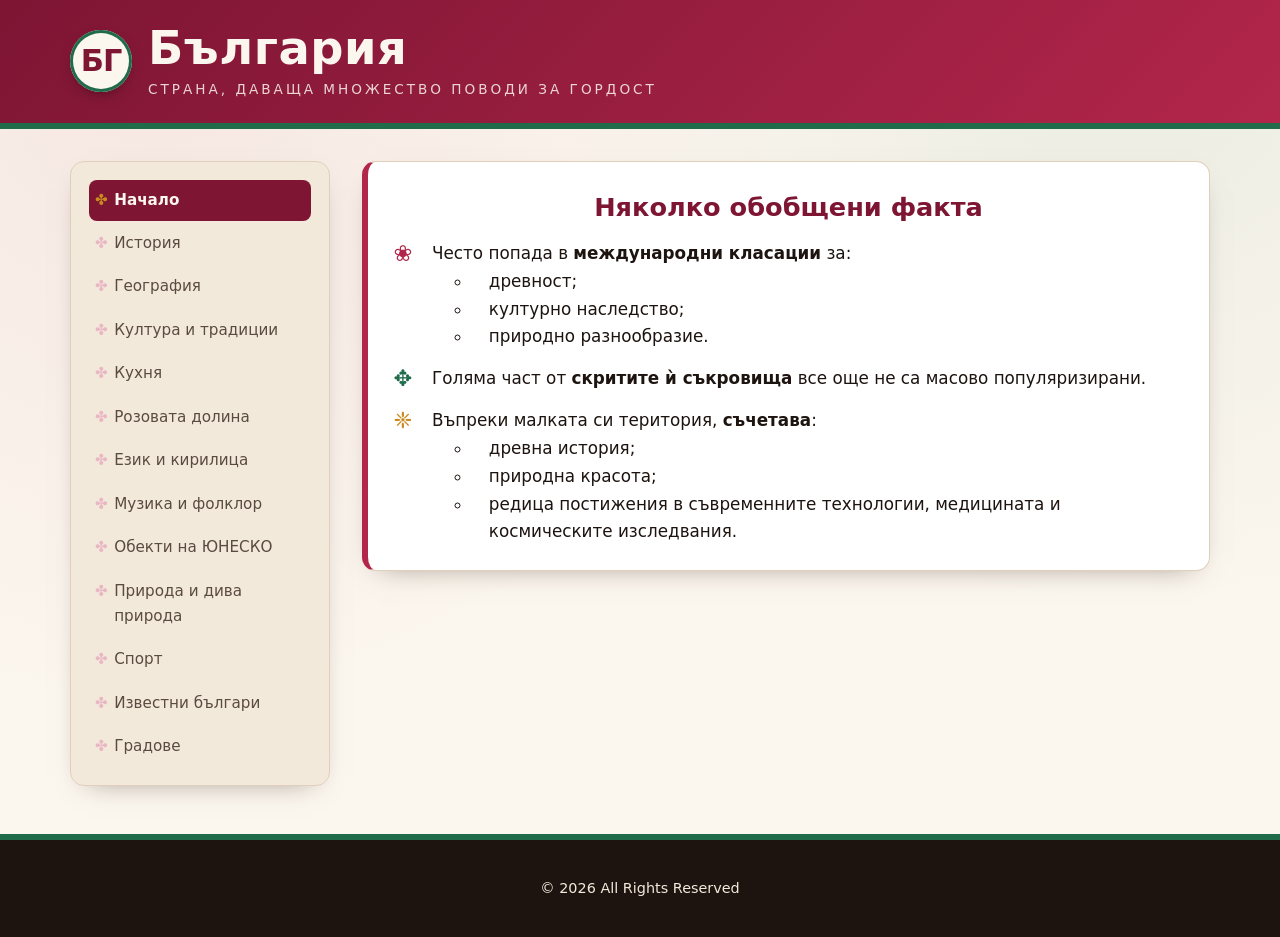
<file: public/bg/index.html>
<!DOCTYPE html>
<html lang="bg">
<head>
  <meta charset="utf-8" />
  <meta name="viewport" content="width=device-width, initial-scale=1" />
  <title>България — факти и любопитни неща</title>
  <meta name="description" content="Любопитни факти за България: история, култура, кухня, Розовата долина и още." />
  <link rel="preconnect" href="https://fonts.googleapis.com" />
  <link rel="preconnect" href="https://fonts.gstatic.com" crossorigin />
  <link rel="stylesheet" href="https://fonts.googleapis.com/css2?family=Playfair+Display:wght@600;700&display=swap" />
  <link rel="stylesheet" href="styles.css" />
</head>
<body data-page="home">
  <header class="site-header">
    <div class="header-inner">
      <div class="logo" aria-hidden="true">БГ</div>
      <div>
        <h1>България</h1>
        <p class="tagline">Страна, даваща множество поводи за гордост</p>
      </div>
    </div>
  </header>
  <div class="layout">
    <nav class="menu" aria-label="Теми">
      <ul><li><a href="index.html" aria-current="page">Начало</a></li><li><a href="history.html">История</a></li><li><a href="geography.html">География</a></li><li><a href="culture.html">Култура и традиции</a></li><li><a href="cuisine.html">Кухня</a></li><li><a href="rose-valley.html">Розовата долина</a></li><li><a href="language.html">Език и кирилица</a></li><li><a href="music.html">Музика и фолклор</a></li><li><a href="unesco.html">Обекти на ЮНЕСКО</a></li><li><a href="nature.html">Природа и дива природа</a></li><li><a href="sports.html">Спорт</a></li><li><a href="famous-bulgarians.html">Известни българи</a></li><li><a href="cities.html">Градове</a></li></ul>
    </nav>
    <main class="main">
      <section class="intro">
        <h2>Няколко обобщени факта</h2>
        <ul class="facts">
          <li>Често попада в <b>международни класации</b> за: 
            <ul class="sub-list">
              <li>древност;</li>
              <li>културно наследство;</li> 
              <li>природно разнообразие.</li>
            </ul>
          </li>
          <li>Голяма част от <b>скритите ѝ съкровища</b> все още не са масово популяризирани.</li>
          <li>Въпреки малката си територия, <b>съчетава</b>:
            <ul class="sub-list">
              <li>древна история;</li>
              <li>природна красота;</li>
              <li>редица постижения в съвременните технологии, медицината и космическите изследвания.</li>
            </ul>
          </li>
        </ul>
      </section>
    </main>
  </div>
  <footer class="site-footer">
    <p>© 2026 All Rights Reserved</p>
  </footer>
</body>
</html>
</file>
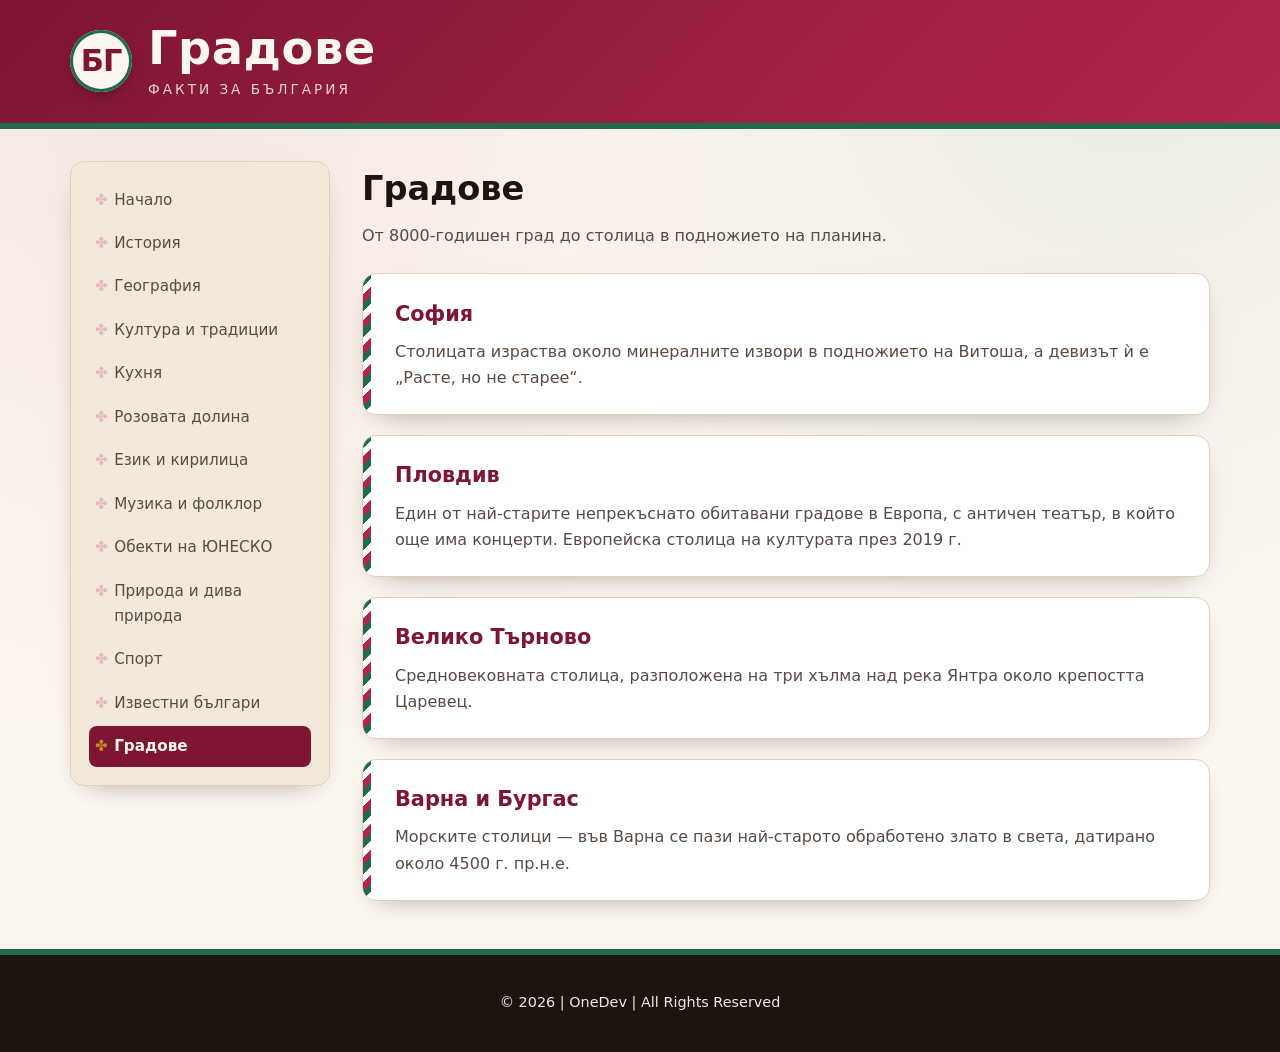
<file: public/bg/cities.html>
<!DOCTYPE html>
<html lang="bg">
<head>
  <meta charset="utf-8" />
  <meta name="viewport" content="width=device-width, initial-scale=1" />
  <title>Градове | България — факти</title>
  <meta name="description" content="От 8000-годишен град до столица в подножието на планина." />
  <link rel="preconnect" href="https://fonts.googleapis.com" />
  <link rel="preconnect" href="https://fonts.gstatic.com" crossorigin />
  <link rel="stylesheet" href="https://fonts.googleapis.com/css2?family=Playfair+Display:wght@600;700&display=swap" />
  <link rel="stylesheet" href="styles.css" />
</head>
<body data-page="cities">
  <header class="site-header">
    <div class="header-inner">
      <div class="logo" aria-hidden="true">БГ</div>
      <div>
        <h1>Градове</h1>
        <p class="tagline">Факти за България</p>
      </div>
    </div>
  </header>
  <div class="layout">
    <nav class="menu" aria-label="Теми">
      <ul><li><a href="index.html">Начало</a></li><li><a href="history.html">История</a></li><li><a href="geography.html">География</a></li><li><a href="culture.html">Култура и традиции</a></li><li><a href="cuisine.html">Кухня</a></li><li><a href="rose-valley.html">Розовата долина</a></li><li><a href="language.html">Език и кирилица</a></li><li><a href="music.html">Музика и фолклор</a></li><li><a href="unesco.html">Обекти на ЮНЕСКО</a></li><li><a href="nature.html">Природа и дива природа</a></li><li><a href="sports.html">Спорт</a></li><li><a href="famous-bulgarians.html">Известни българи</a></li><li><a href="cities.html" aria-current="page">Градове</a></li></ul>
    </nav>
    <main class="main">
      <h2 class="page-title">Градове</h2>
      <p class="page-lead">От 8000-годишен град до столица в подножието на планина.</p>
      <div class="cards">
        <article class="card"><h3>София</h3><p>Столицата израства около минералните извори в подножието на Витоша, а девизът ѝ е „Расте, но не старее“.</p></article>
        <article class="card"><h3>Пловдив</h3><p>Един от най-старите непрекъснато обитавани градове в Европа, с античен театър, в който още има концерти. Европейска столица на културата през 2019 г.</p></article>
        <article class="card"><h3>Велико Търново</h3><p>Средновековната столица, разположена на три хълма над река Янтра около крепостта Царевец.</p></article>
        <article class="card"><h3>Варна и Бургас</h3><p>Морските столици — във Варна се пази най-старото обработено злато в света, датирано около 4500 г. пр.н.е.</p></article>
      </div>
    </main>
  </div>
  <footer class="site-footer">
    <p>© 2026 | OneDev | All Rights Reserved</p>
  </footer>
</body>
</html>
</file>
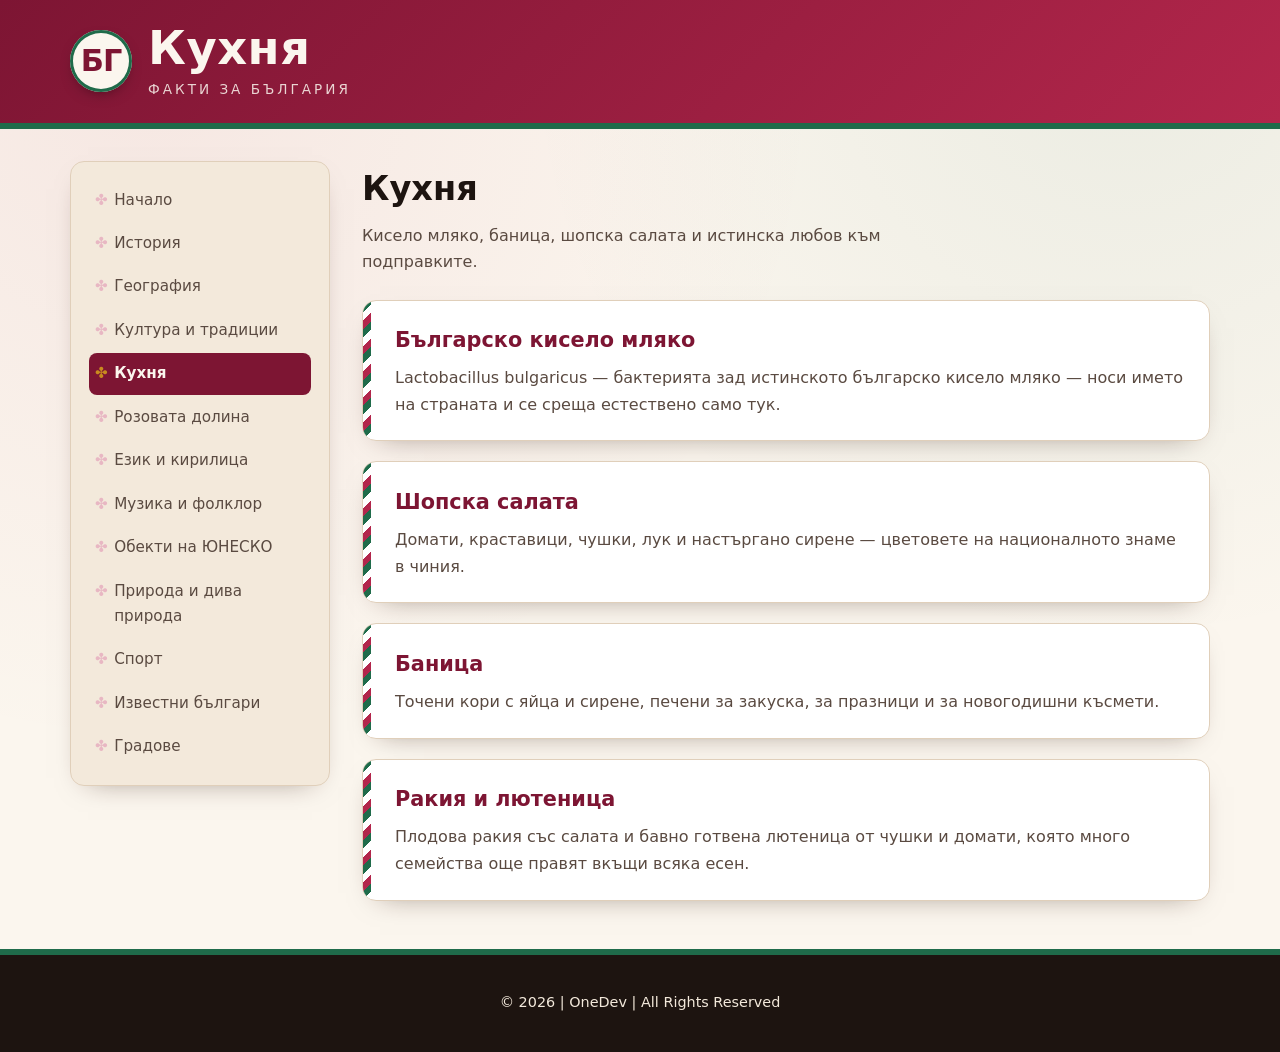
<file: public/bg/cuisine.html>
<!DOCTYPE html>
<html lang="bg">
<head>
  <meta charset="utf-8" />
  <meta name="viewport" content="width=device-width, initial-scale=1" />
  <title>Кухня | България — факти</title>
  <meta name="description" content="Кисело мляко, баница, шопска салата и истинска любов към подправките." />
  <link rel="preconnect" href="https://fonts.googleapis.com" />
  <link rel="preconnect" href="https://fonts.gstatic.com" crossorigin />
  <link rel="stylesheet" href="https://fonts.googleapis.com/css2?family=Playfair+Display:wght@600;700&display=swap" />
  <link rel="stylesheet" href="styles.css" />
</head>
<body data-page="cuisine">
  <header class="site-header">
    <div class="header-inner">
      <div class="logo" aria-hidden="true">БГ</div>
      <div>
        <h1>Кухня</h1>
        <p class="tagline">Факти за България</p>
      </div>
    </div>
  </header>
  <div class="layout">
    <nav class="menu" aria-label="Теми">
      <ul><li><a href="index.html">Начало</a></li><li><a href="history.html">История</a></li><li><a href="geography.html">География</a></li><li><a href="culture.html">Култура и традиции</a></li><li><a href="cuisine.html" aria-current="page">Кухня</a></li><li><a href="rose-valley.html">Розовата долина</a></li><li><a href="language.html">Език и кирилица</a></li><li><a href="music.html">Музика и фолклор</a></li><li><a href="unesco.html">Обекти на ЮНЕСКО</a></li><li><a href="nature.html">Природа и дива природа</a></li><li><a href="sports.html">Спорт</a></li><li><a href="famous-bulgarians.html">Известни българи</a></li><li><a href="cities.html">Градове</a></li></ul>
    </nav>
    <main class="main">
      <h2 class="page-title">Кухня</h2>
      <p class="page-lead">Кисело мляко, баница, шопска салата и истинска любов към подправките.</p>
      <div class="cards">
        <article class="card"><h3>Българско кисело мляко</h3><p>Lactobacillus bulgaricus — бактерията зад истинското българско кисело мляко — носи името на страната и се среща естествено само тук.</p></article>
        <article class="card"><h3>Шопска салата</h3><p>Домати, краставици, чушки, лук и настъргано сирене — цветовете на националното знаме в чиния.</p></article>
        <article class="card"><h3>Баница</h3><p>Точени кори с яйца и сирене, печени за закуска, за празници и за новогодишни късмети.</p></article>
        <article class="card"><h3>Ракия и лютеница</h3><p>Плодова ракия със салата и бавно готвена лютеница от чушки и домати, която много семейства още правят вкъщи всяка есен.</p></article>
      </div>
    </main>
  </div>
  <footer class="site-footer">
    <p>© 2026 | OneDev | All Rights Reserved</p>
  </footer>
</body>
</html>
</file>
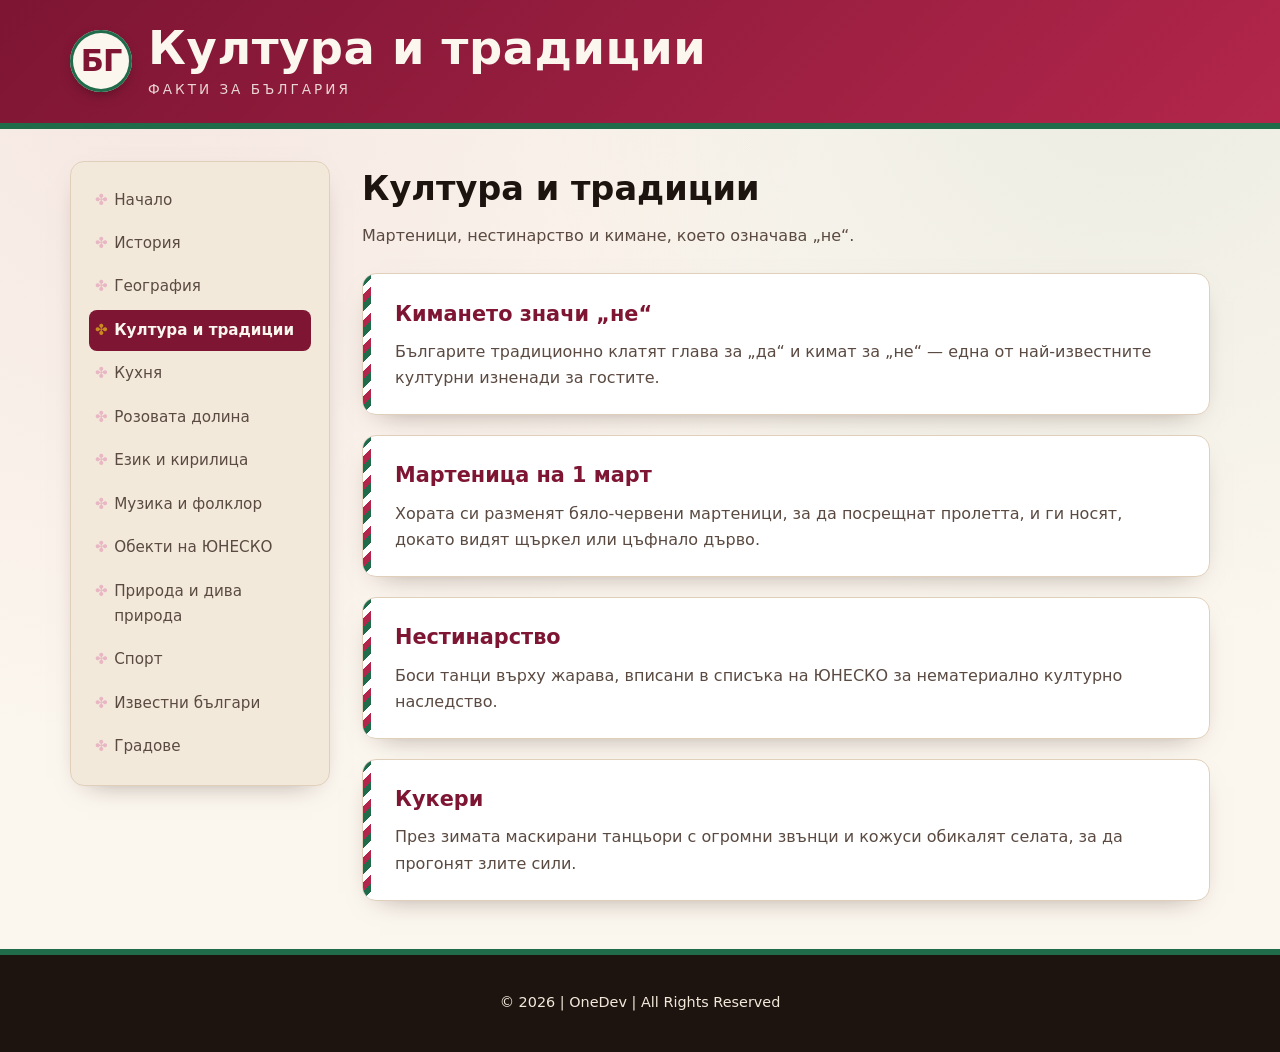
<file: public/bg/culture.html>
<!DOCTYPE html>
<html lang="bg">
<head>
  <meta charset="utf-8" />
  <meta name="viewport" content="width=device-width, initial-scale=1" />
  <title>Култура и традиции | България — факти</title>
  <meta name="description" content="Мартеници, нестинарство и кимане, което означава „не“." />
  <link rel="preconnect" href="https://fonts.googleapis.com" />
  <link rel="preconnect" href="https://fonts.gstatic.com" crossorigin />
  <link rel="stylesheet" href="https://fonts.googleapis.com/css2?family=Playfair+Display:wght@600;700&display=swap" />
  <link rel="stylesheet" href="styles.css" />
</head>
<body data-page="culture">
  <header class="site-header">
    <div class="header-inner">
      <div class="logo" aria-hidden="true">БГ</div>
      <div>
        <h1>Култура и традиции</h1>
        <p class="tagline">Факти за България</p>
      </div>
    </div>
  </header>
  <div class="layout">
    <nav class="menu" aria-label="Теми">
      <ul><li><a href="index.html">Начало</a></li><li><a href="history.html">История</a></li><li><a href="geography.html">География</a></li><li><a href="culture.html" aria-current="page">Култура и традиции</a></li><li><a href="cuisine.html">Кухня</a></li><li><a href="rose-valley.html">Розовата долина</a></li><li><a href="language.html">Език и кирилица</a></li><li><a href="music.html">Музика и фолклор</a></li><li><a href="unesco.html">Обекти на ЮНЕСКО</a></li><li><a href="nature.html">Природа и дива природа</a></li><li><a href="sports.html">Спорт</a></li><li><a href="famous-bulgarians.html">Известни българи</a></li><li><a href="cities.html">Градове</a></li></ul>
    </nav>
    <main class="main">
      <h2 class="page-title">Култура и традиции</h2>
      <p class="page-lead">Мартеници, нестинарство и кимане, което означава „не“.</p>
      <div class="cards">
        <article class="card"><h3>Кимането значи „не“</h3><p>Българите традиционно клатят глава за „да“ и кимат за „не“ — една от най-известните културни изненади за гостите.</p></article>
        <article class="card"><h3>Мартеница на 1 март</h3><p>Хората си разменят бяло-червени мартеници, за да посрещнат пролетта, и ги носят, докато видят щъркел или цъфнало дърво.</p></article>
        <article class="card"><h3>Нестинарство</h3><p>Боси танци върху жарава, вписани в списъка на ЮНЕСКО за нематериално културно наследство.</p></article>
        <article class="card"><h3>Кукери</h3><p>През зимата маскирани танцьори с огромни звънци и кожуси обикалят селата, за да прогонят злите сили.</p></article>
      </div>
    </main>
  </div>
  <footer class="site-footer">
    <p>© 2026 | OneDev | All Rights Reserved</p>
  </footer>
</body>
</html>
</file>
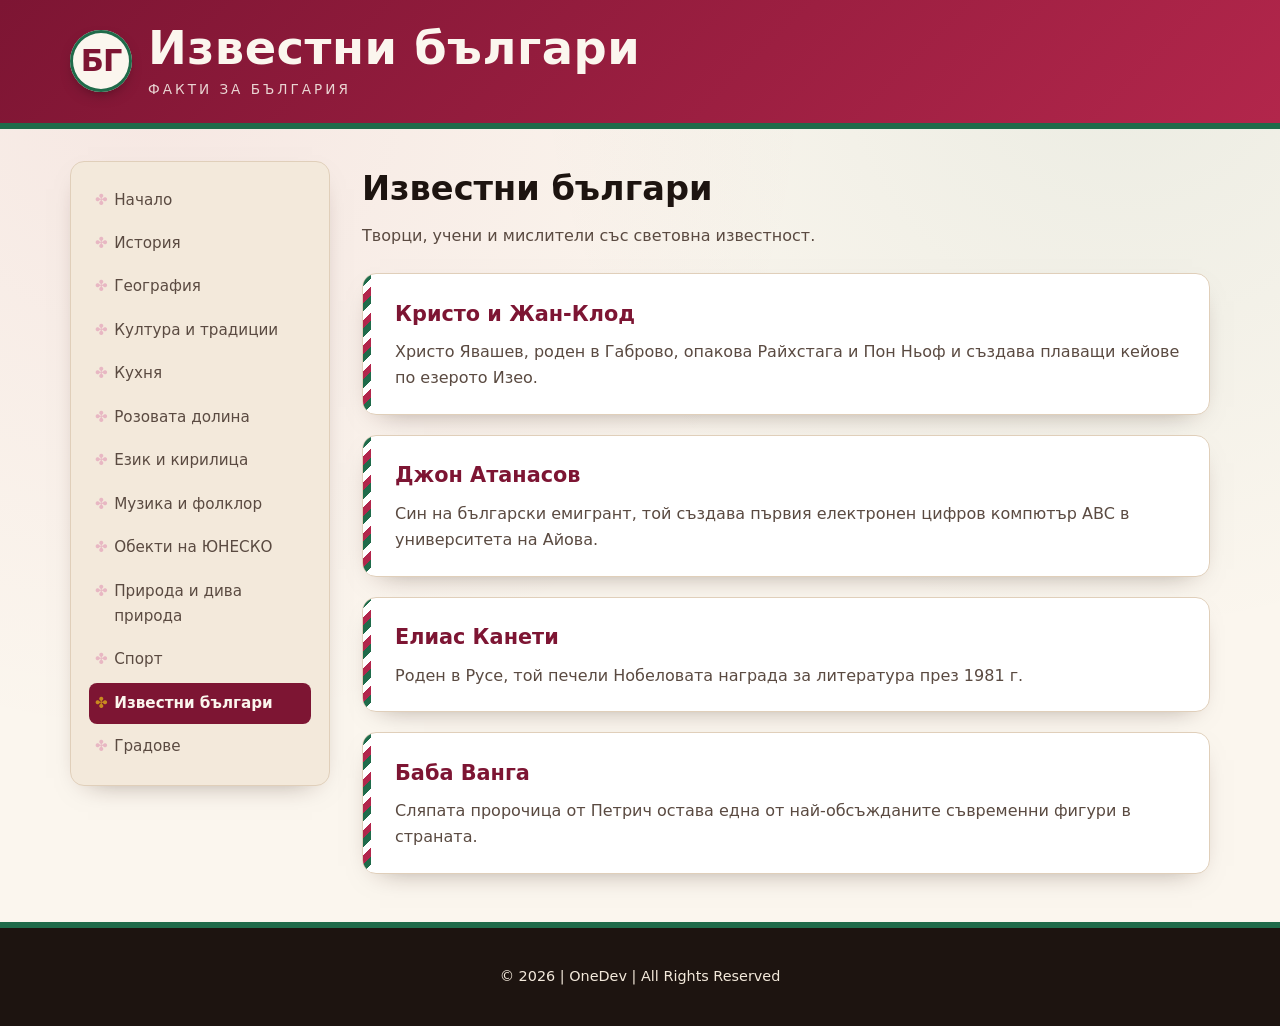
<file: public/bg/famous-bulgarians.html>
<!DOCTYPE html>
<html lang="bg">
<head>
  <meta charset="utf-8" />
  <meta name="viewport" content="width=device-width, initial-scale=1" />
  <title>Известни българи | България — факти</title>
  <meta name="description" content="Творци, учени и мислители със световна известност." />
  <link rel="preconnect" href="https://fonts.googleapis.com" />
  <link rel="preconnect" href="https://fonts.gstatic.com" crossorigin />
  <link rel="stylesheet" href="https://fonts.googleapis.com/css2?family=Playfair+Display:wght@600;700&display=swap" />
  <link rel="stylesheet" href="styles.css" />
</head>
<body data-page="famous-bulgarians">
  <header class="site-header">
    <div class="header-inner">
      <div class="logo" aria-hidden="true">БГ</div>
      <div>
        <h1>Известни българи</h1>
        <p class="tagline">Факти за България</p>
      </div>
    </div>
  </header>
  <div class="layout">
    <nav class="menu" aria-label="Теми">
      <ul><li><a href="index.html">Начало</a></li><li><a href="history.html">История</a></li><li><a href="geography.html">География</a></li><li><a href="culture.html">Култура и традиции</a></li><li><a href="cuisine.html">Кухня</a></li><li><a href="rose-valley.html">Розовата долина</a></li><li><a href="language.html">Език и кирилица</a></li><li><a href="music.html">Музика и фолклор</a></li><li><a href="unesco.html">Обекти на ЮНЕСКО</a></li><li><a href="nature.html">Природа и дива природа</a></li><li><a href="sports.html">Спорт</a></li><li><a href="famous-bulgarians.html" aria-current="page">Известни българи</a></li><li><a href="cities.html">Градове</a></li></ul>
    </nav>
    <main class="main">
      <h2 class="page-title">Известни българи</h2>
      <p class="page-lead">Творци, учени и мислители със световна известност.</p>
      <div class="cards">
        <article class="card"><h3>Кристо и Жан-Клод</h3><p>Христо Явашев, роден в Габрово, опакова Райхстага и Пон Ньоф и създава плаващи кейове по езерото Изео.</p></article>
        <article class="card"><h3>Джон Атанасов</h3><p>Син на български емигрант, той създава първия електронен цифров компютър ABC в университета на Айова.</p></article>
        <article class="card"><h3>Елиас Канети</h3><p>Роден в Русе, той печели Нобеловата награда за литература през 1981 г.</p></article>
        <article class="card"><h3>Баба Ванга</h3><p>Сляпата пророчица от Петрич остава една от най-обсъжданите съвременни фигури в страната.</p></article>
      </div>
    </main>
  </div>
  <footer class="site-footer">
    <p>© 2026 | OneDev | All Rights Reserved</p>
  </footer>
</body>
</html>
</file>
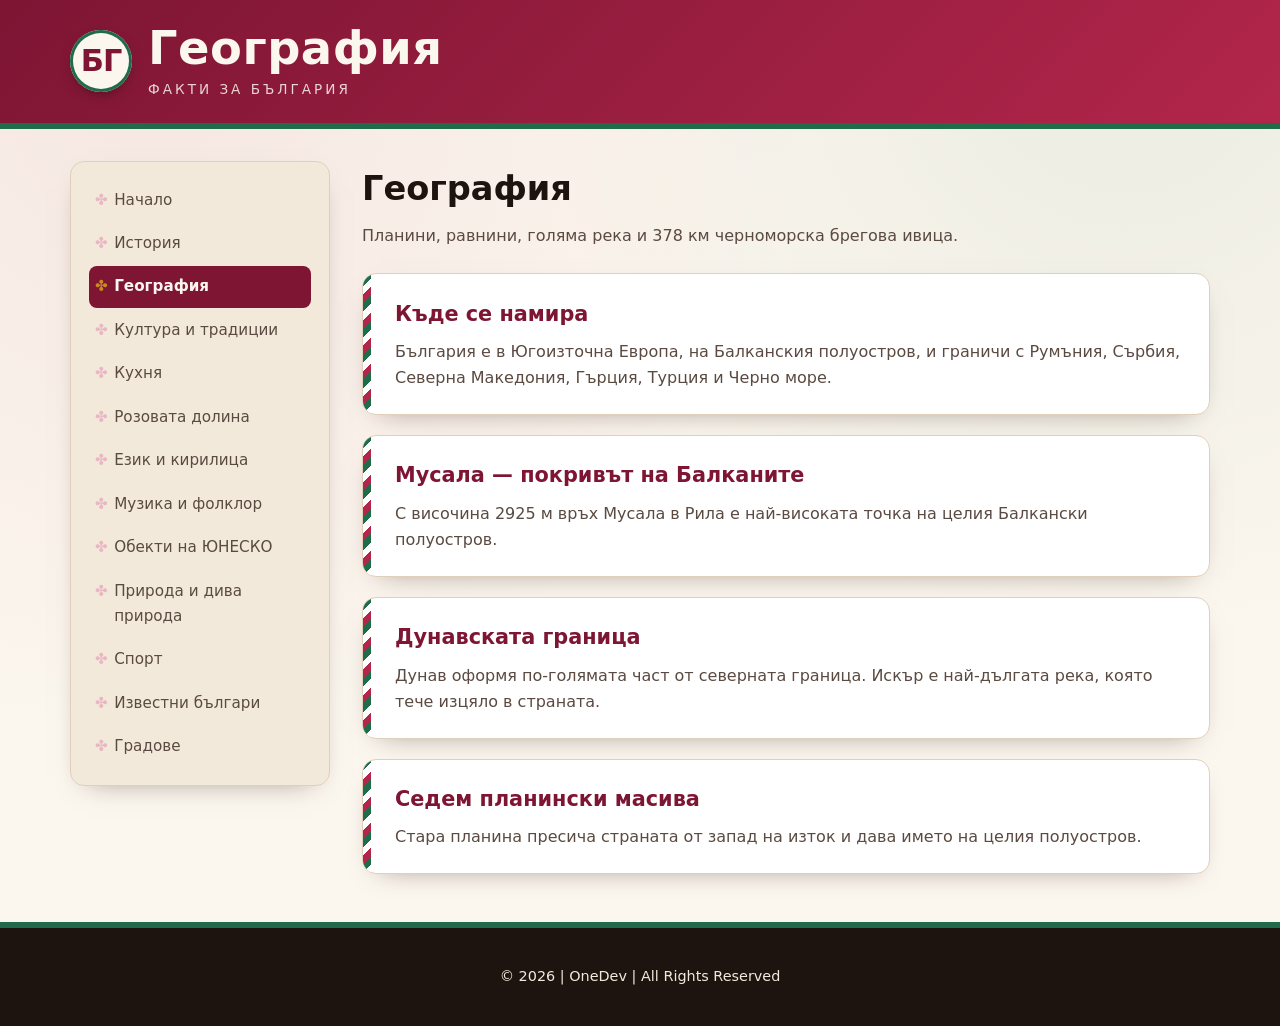
<file: public/bg/geography.html>
<!DOCTYPE html>
<html lang="bg">
<head>
  <meta charset="utf-8" />
  <meta name="viewport" content="width=device-width, initial-scale=1" />
  <title>География | България — факти</title>
  <meta name="description" content="Планини, равнини, голяма река и 378 км черноморска брегова ивица." />
  <link rel="preconnect" href="https://fonts.googleapis.com" />
  <link rel="preconnect" href="https://fonts.gstatic.com" crossorigin />
  <link rel="stylesheet" href="https://fonts.googleapis.com/css2?family=Playfair+Display:wght@600;700&display=swap" />
  <link rel="stylesheet" href="styles.css" />
</head>
<body data-page="geography">
  <header class="site-header">
    <div class="header-inner">
      <div class="logo" aria-hidden="true">БГ</div>
      <div>
        <h1>География</h1>
        <p class="tagline">Факти за България</p>
      </div>
    </div>
  </header>
  <div class="layout">
    <nav class="menu" aria-label="Теми">
      <ul><li><a href="index.html">Начало</a></li><li><a href="history.html">История</a></li><li><a href="geography.html" aria-current="page">География</a></li><li><a href="culture.html">Култура и традиции</a></li><li><a href="cuisine.html">Кухня</a></li><li><a href="rose-valley.html">Розовата долина</a></li><li><a href="language.html">Език и кирилица</a></li><li><a href="music.html">Музика и фолклор</a></li><li><a href="unesco.html">Обекти на ЮНЕСКО</a></li><li><a href="nature.html">Природа и дива природа</a></li><li><a href="sports.html">Спорт</a></li><li><a href="famous-bulgarians.html">Известни българи</a></li><li><a href="cities.html">Градове</a></li></ul>
    </nav>
    <main class="main">
      <h2 class="page-title">География</h2>
      <p class="page-lead">Планини, равнини, голяма река и 378 км черноморска брегова ивица.</p>
      <div class="cards">
        <article class="card"><h3>Къде се намира</h3><p>България е в Югоизточна Европа, на Балканския полуостров, и граничи с Румъния, Сърбия, Северна Македония, Гърция, Турция и Черно море.</p></article>
        <article class="card"><h3>Мусала — покривът на Балканите</h3><p>С височина 2925 м връх Мусала в Рила е най-високата точка на целия Балкански полуостров.</p></article>
        <article class="card"><h3>Дунавската граница</h3><p>Дунав оформя по-голямата част от северната граница. Искър е най-дългата река, която тече изцяло в страната.</p></article>
        <article class="card"><h3>Седем планински масива</h3><p>Стара планина пресича страната от запад на изток и дава името на целия полуостров.</p></article>
      </div>
    </main>
  </div>
  <footer class="site-footer">
    <p>© 2026 | OneDev | All Rights Reserved</p>
  </footer>
</body>
</html>
</file>
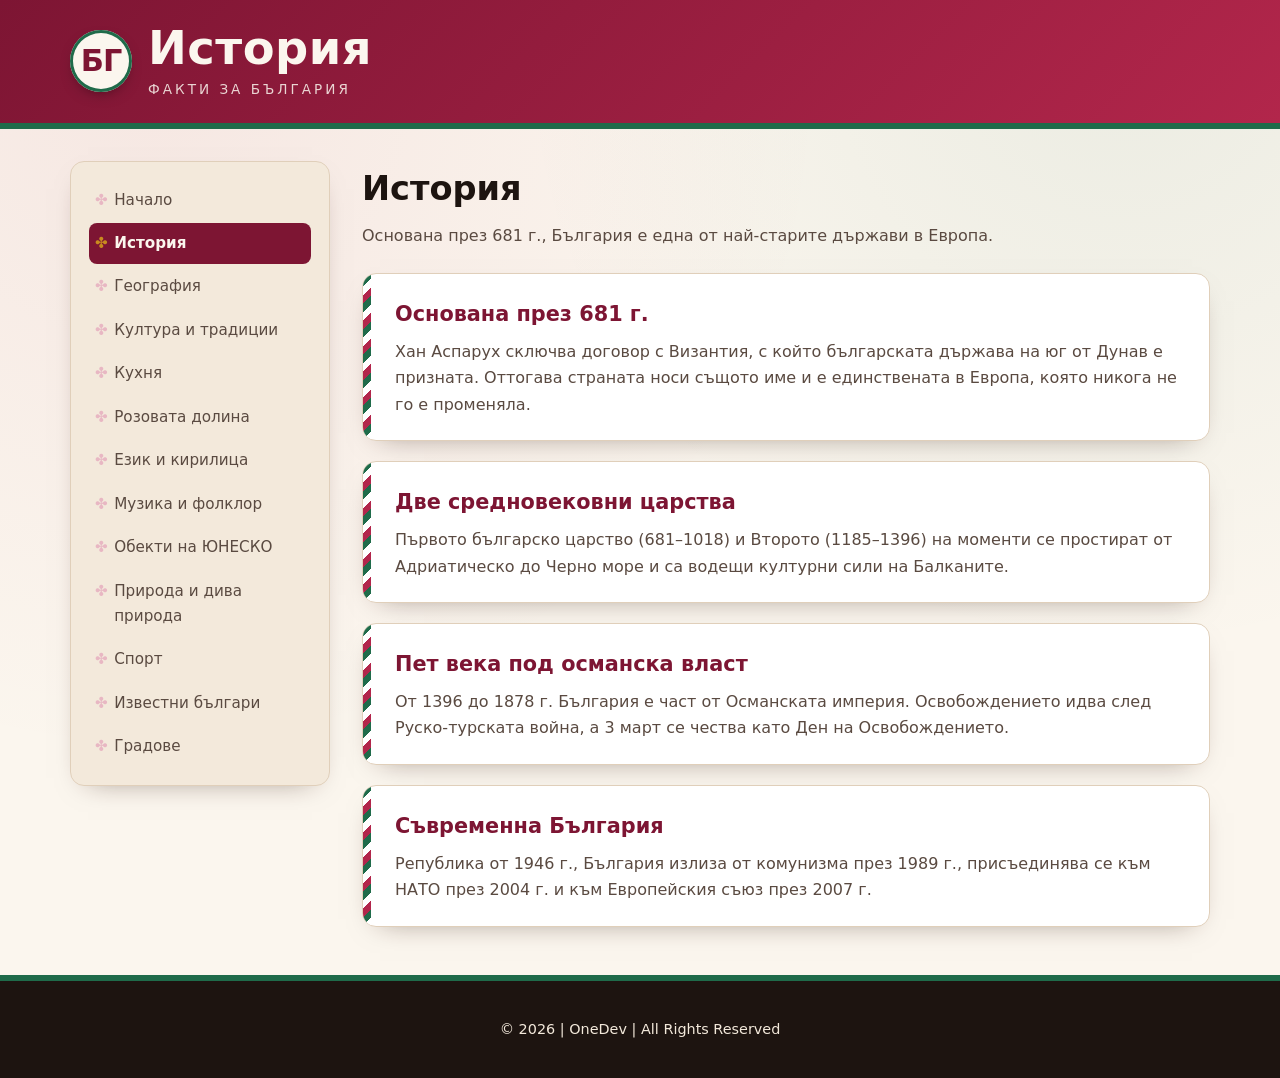
<file: public/bg/history.html>
<!DOCTYPE html>
<html lang="bg">
<head>
  <meta charset="utf-8" />
  <meta name="viewport" content="width=device-width, initial-scale=1" />
  <title>История | България — факти</title>
  <meta name="description" content="Основана през 681 г., България е една от най-старите държави в Европа." />
  <link rel="preconnect" href="https://fonts.googleapis.com" />
  <link rel="preconnect" href="https://fonts.gstatic.com" crossorigin />
  <link rel="stylesheet" href="https://fonts.googleapis.com/css2?family=Playfair+Display:wght@600;700&display=swap" />
  <link rel="stylesheet" href="styles.css" />
</head>
<body data-page="history">
  <header class="site-header">
    <div class="header-inner">
      <div class="logo" aria-hidden="true">БГ</div>
      <div>
        <h1>История</h1>
        <p class="tagline">Факти за България</p>
      </div>
    </div>
  </header>
  <div class="layout">
    <nav class="menu" aria-label="Теми">
      <ul><li><a href="index.html">Начало</a></li><li><a href="history.html" aria-current="page">История</a></li><li><a href="geography.html">География</a></li><li><a href="culture.html">Култура и традиции</a></li><li><a href="cuisine.html">Кухня</a></li><li><a href="rose-valley.html">Розовата долина</a></li><li><a href="language.html">Език и кирилица</a></li><li><a href="music.html">Музика и фолклор</a></li><li><a href="unesco.html">Обекти на ЮНЕСКО</a></li><li><a href="nature.html">Природа и дива природа</a></li><li><a href="sports.html">Спорт</a></li><li><a href="famous-bulgarians.html">Известни българи</a></li><li><a href="cities.html">Градове</a></li></ul>
    </nav>
    <main class="main">
      <h2 class="page-title">История</h2>
      <p class="page-lead">Основана през 681 г., България е една от най-старите държави в Европа.</p>
      <div class="cards">
        <article class="card"><h3>Основана през 681 г.</h3><p>Хан Аспарух сключва договор с Византия, с който българската държава на юг от Дунав е призната. Оттогава страната носи същото име и е единствената в Европа, която никога не го е променяла.</p></article>
        <article class="card"><h3>Две средновековни царства</h3><p>Първото българско царство (681–1018) и Второто (1185–1396) на моменти се простират от Адриатическо до Черно море и са водещи културни сили на Балканите.</p></article>
        <article class="card"><h3>Пет века под османска власт</h3><p>От 1396 до 1878 г. България е част от Османската империя. Освобождението идва след Руско-турската война, а 3 март се чества като Ден на Освобождението.</p></article>
        <article class="card"><h3>Съвременна България</h3><p>Република от 1946 г., България излиза от комунизма през 1989 г., присъединява се към НАТО през 2004 г. и към Европейския съюз през 2007 г.</p></article>
      </div>
    </main>
  </div>
  <footer class="site-footer">
    <p>© 2026 | OneDev | All Rights Reserved</p>
  </footer>
</body>
</html>
</file>
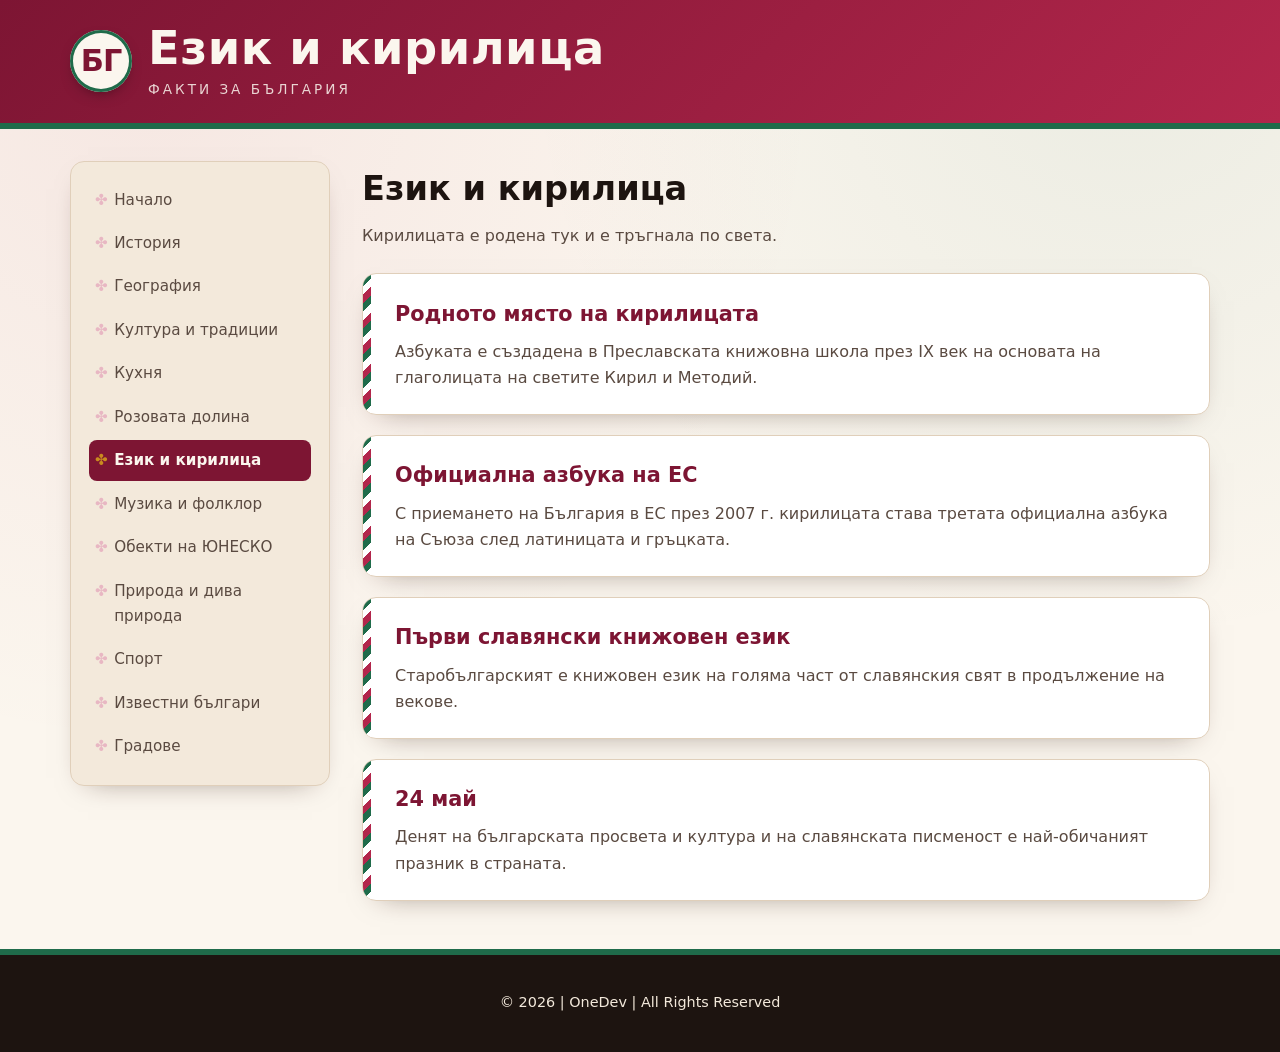
<file: public/bg/language.html>
<!DOCTYPE html>
<html lang="bg">
<head>
  <meta charset="utf-8" />
  <meta name="viewport" content="width=device-width, initial-scale=1" />
  <title>Език и кирилица | България — факти</title>
  <meta name="description" content="Кирилицата е родена тук и е тръгнала по света." />
  <link rel="preconnect" href="https://fonts.googleapis.com" />
  <link rel="preconnect" href="https://fonts.gstatic.com" crossorigin />
  <link rel="stylesheet" href="https://fonts.googleapis.com/css2?family=Playfair+Display:wght@600;700&display=swap" />
  <link rel="stylesheet" href="styles.css" />
</head>
<body data-page="language">
  <header class="site-header">
    <div class="header-inner">
      <div class="logo" aria-hidden="true">БГ</div>
      <div>
        <h1>Език и кирилица</h1>
        <p class="tagline">Факти за България</p>
      </div>
    </div>
  </header>
  <div class="layout">
    <nav class="menu" aria-label="Теми">
      <ul><li><a href="index.html">Начало</a></li><li><a href="history.html">История</a></li><li><a href="geography.html">География</a></li><li><a href="culture.html">Култура и традиции</a></li><li><a href="cuisine.html">Кухня</a></li><li><a href="rose-valley.html">Розовата долина</a></li><li><a href="language.html" aria-current="page">Език и кирилица</a></li><li><a href="music.html">Музика и фолклор</a></li><li><a href="unesco.html">Обекти на ЮНЕСКО</a></li><li><a href="nature.html">Природа и дива природа</a></li><li><a href="sports.html">Спорт</a></li><li><a href="famous-bulgarians.html">Известни българи</a></li><li><a href="cities.html">Градове</a></li></ul>
    </nav>
    <main class="main">
      <h2 class="page-title">Език и кирилица</h2>
      <p class="page-lead">Кирилицата е родена тук и е тръгнала по света.</p>
      <div class="cards">
        <article class="card"><h3>Родното място на кирилицата</h3><p>Азбуката е създадена в Преславската книжовна школа през IX век на основата на глаголицата на светите Кирил и Методий.</p></article>
        <article class="card"><h3>Официална азбука на ЕС</h3><p>С приемането на България в ЕС през 2007 г. кирилицата става третата официална азбука на Съюза след латиницата и гръцката.</p></article>
        <article class="card"><h3>Първи славянски книжовен език</h3><p>Старобългарският е книжовен език на голяма част от славянския свят в продължение на векове.</p></article>
        <article class="card"><h3>24 май</h3><p>Денят на българската просвета и култура и на славянската писменост е най-обичаният празник в страната.</p></article>
      </div>
    </main>
  </div>
  <footer class="site-footer">
    <p>© 2026 | OneDev | All Rights Reserved</p>
  </footer>
</body>
</html>
</file>
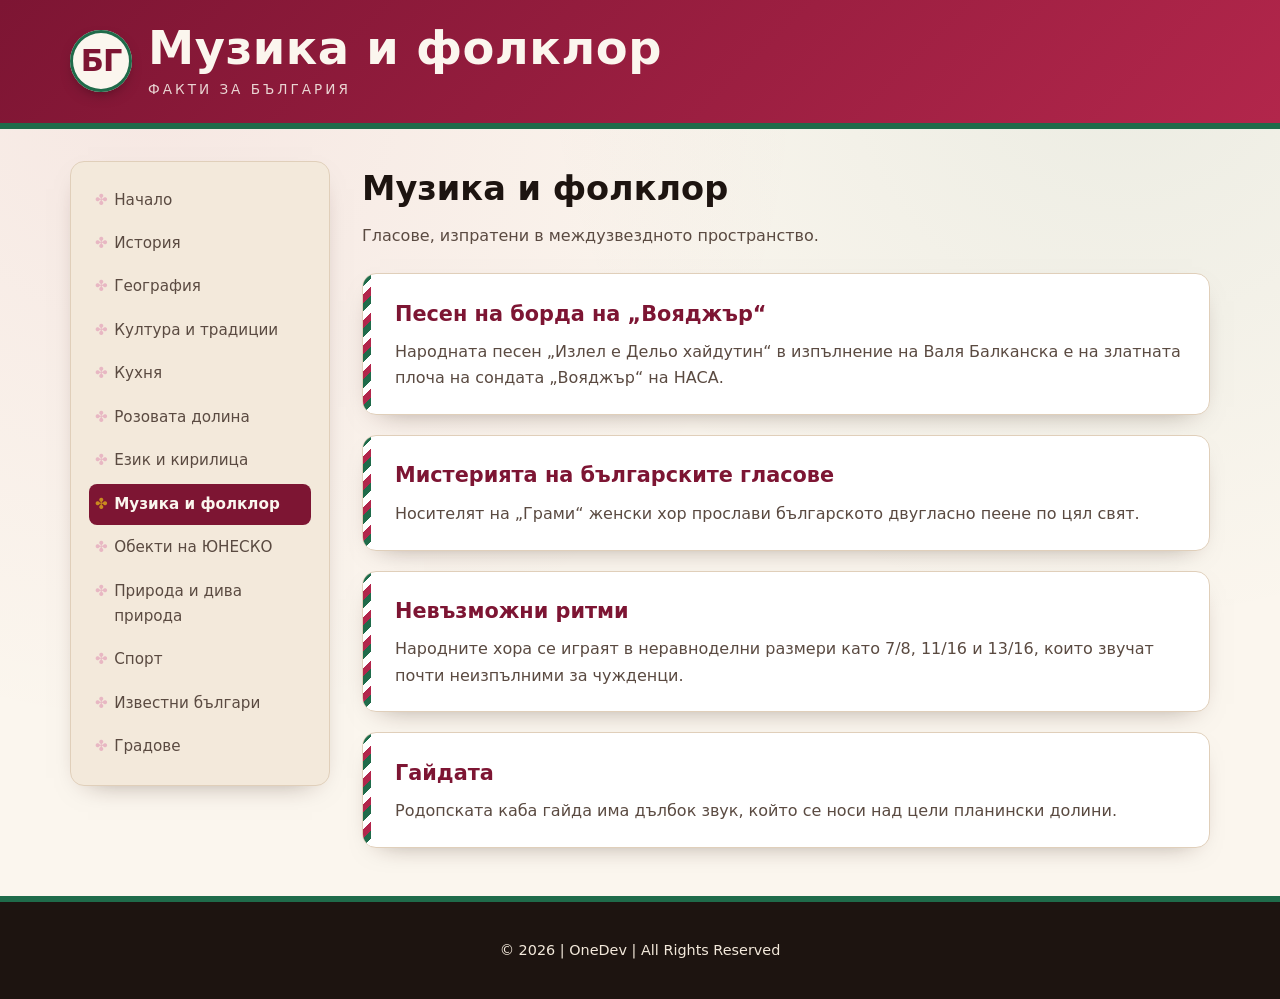
<file: public/bg/music.html>
<!DOCTYPE html>
<html lang="bg">
<head>
  <meta charset="utf-8" />
  <meta name="viewport" content="width=device-width, initial-scale=1" />
  <title>Музика и фолклор | България — факти</title>
  <meta name="description" content="Гласове, изпратени в междузвездното пространство." />
  <link rel="preconnect" href="https://fonts.googleapis.com" />
  <link rel="preconnect" href="https://fonts.gstatic.com" crossorigin />
  <link rel="stylesheet" href="https://fonts.googleapis.com/css2?family=Playfair+Display:wght@600;700&display=swap" />
  <link rel="stylesheet" href="styles.css" />
</head>
<body data-page="music">
  <header class="site-header">
    <div class="header-inner">
      <div class="logo" aria-hidden="true">БГ</div>
      <div>
        <h1>Музика и фолклор</h1>
        <p class="tagline">Факти за България</p>
      </div>
    </div>
  </header>
  <div class="layout">
    <nav class="menu" aria-label="Теми">
      <ul><li><a href="index.html">Начало</a></li><li><a href="history.html">История</a></li><li><a href="geography.html">География</a></li><li><a href="culture.html">Култура и традиции</a></li><li><a href="cuisine.html">Кухня</a></li><li><a href="rose-valley.html">Розовата долина</a></li><li><a href="language.html">Език и кирилица</a></li><li><a href="music.html" aria-current="page">Музика и фолклор</a></li><li><a href="unesco.html">Обекти на ЮНЕСКО</a></li><li><a href="nature.html">Природа и дива природа</a></li><li><a href="sports.html">Спорт</a></li><li><a href="famous-bulgarians.html">Известни българи</a></li><li><a href="cities.html">Градове</a></li></ul>
    </nav>
    <main class="main">
      <h2 class="page-title">Музика и фолклор</h2>
      <p class="page-lead">Гласове, изпратени в междузвездното пространство.</p>
      <div class="cards">
        <article class="card"><h3>Песен на борда на „Вояджър“</h3><p>Народната песен „Излел е Дельо хайдутин“ в изпълнение на Валя Балканска е на златната плоча на сондата „Вояджър“ на НАСА.</p></article>
        <article class="card"><h3>Мистерията на българските гласове</h3><p>Носителят на „Грами“ женски хор прослави българското двугласно пеене по цял свят.</p></article>
        <article class="card"><h3>Невъзможни ритми</h3><p>Народните хора се играят в неравноделни размери като 7/8, 11/16 и 13/16, които звучат почти неизпълними за чужденци.</p></article>
        <article class="card"><h3>Гайдата</h3><p>Родопската каба гайда има дълбок звук, който се носи над цели планински долини.</p></article>
      </div>
    </main>
  </div>
  <footer class="site-footer">
    <p>© 2026 | OneDev | All Rights Reserved</p>
  </footer>
</body>
</html>
</file>
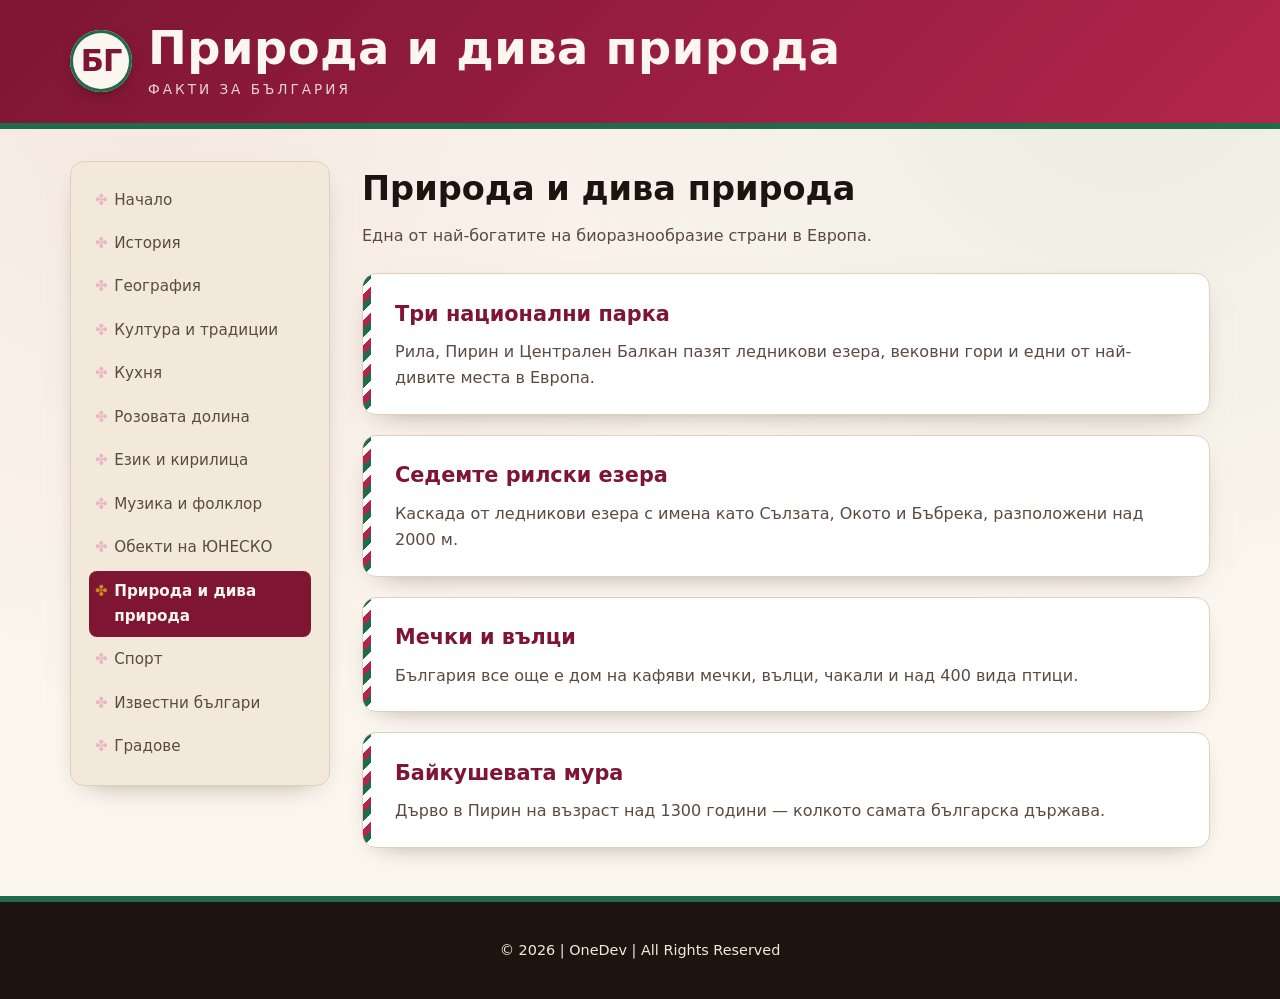
<file: public/bg/nature.html>
<!DOCTYPE html>
<html lang="bg">
<head>
  <meta charset="utf-8" />
  <meta name="viewport" content="width=device-width, initial-scale=1" />
  <title>Природа и дива природа | България — факти</title>
  <meta name="description" content="Една от най-богатите на биоразнообразие страни в Европа." />
  <link rel="preconnect" href="https://fonts.googleapis.com" />
  <link rel="preconnect" href="https://fonts.gstatic.com" crossorigin />
  <link rel="stylesheet" href="https://fonts.googleapis.com/css2?family=Playfair+Display:wght@600;700&display=swap" />
  <link rel="stylesheet" href="styles.css" />
</head>
<body data-page="nature">
  <header class="site-header">
    <div class="header-inner">
      <div class="logo" aria-hidden="true">БГ</div>
      <div>
        <h1>Природа и дива природа</h1>
        <p class="tagline">Факти за България</p>
      </div>
    </div>
  </header>
  <div class="layout">
    <nav class="menu" aria-label="Теми">
      <ul><li><a href="index.html">Начало</a></li><li><a href="history.html">История</a></li><li><a href="geography.html">География</a></li><li><a href="culture.html">Култура и традиции</a></li><li><a href="cuisine.html">Кухня</a></li><li><a href="rose-valley.html">Розовата долина</a></li><li><a href="language.html">Език и кирилица</a></li><li><a href="music.html">Музика и фолклор</a></li><li><a href="unesco.html">Обекти на ЮНЕСКО</a></li><li><a href="nature.html" aria-current="page">Природа и дива природа</a></li><li><a href="sports.html">Спорт</a></li><li><a href="famous-bulgarians.html">Известни българи</a></li><li><a href="cities.html">Градове</a></li></ul>
    </nav>
    <main class="main">
      <h2 class="page-title">Природа и дива природа</h2>
      <p class="page-lead">Една от най-богатите на биоразнообразие страни в Европа.</p>
      <div class="cards">
        <article class="card"><h3>Три национални парка</h3><p>Рила, Пирин и Централен Балкан пазят ледникови езера, вековни гори и едни от най-дивите места в Европа.</p></article>
        <article class="card"><h3>Седемте рилски езера</h3><p>Каскада от ледникови езера с имена като Сълзата, Окото и Бъбрека, разположени над 2000 м.</p></article>
        <article class="card"><h3>Мечки и вълци</h3><p>България все още е дом на кафяви мечки, вълци, чакали и над 400 вида птици.</p></article>
        <article class="card"><h3>Байкушевата мура</h3><p>Дърво в Пирин на възраст над 1300 години — колкото самата българска държава.</p></article>
      </div>
    </main>
  </div>
  <footer class="site-footer">
    <p>© 2026 | OneDev | All Rights Reserved</p>
  </footer>
</body>
</html>
</file>
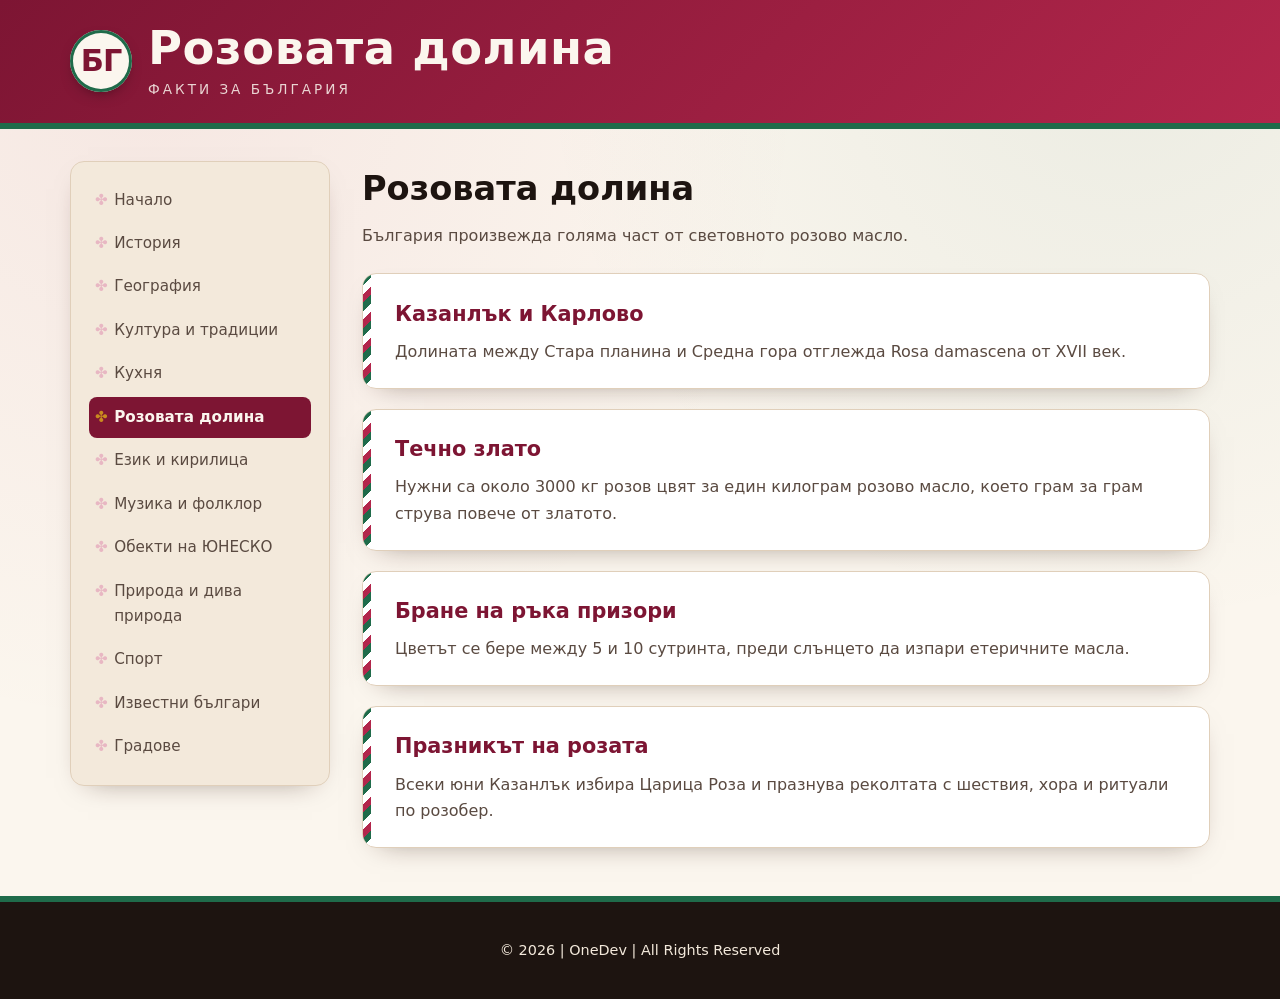
<file: public/bg/rose-valley.html>
<!DOCTYPE html>
<html lang="bg">
<head>
  <meta charset="utf-8" />
  <meta name="viewport" content="width=device-width, initial-scale=1" />
  <title>Розовата долина | България — факти</title>
  <meta name="description" content="България произвежда голяма част от световното розово масло." />
  <link rel="preconnect" href="https://fonts.googleapis.com" />
  <link rel="preconnect" href="https://fonts.gstatic.com" crossorigin />
  <link rel="stylesheet" href="https://fonts.googleapis.com/css2?family=Playfair+Display:wght@600;700&display=swap" />
  <link rel="stylesheet" href="styles.css" />
</head>
<body data-page="rose-valley">
  <header class="site-header">
    <div class="header-inner">
      <div class="logo" aria-hidden="true">БГ</div>
      <div>
        <h1>Розовата долина</h1>
        <p class="tagline">Факти за България</p>
      </div>
    </div>
  </header>
  <div class="layout">
    <nav class="menu" aria-label="Теми">
      <ul><li><a href="index.html">Начало</a></li><li><a href="history.html">История</a></li><li><a href="geography.html">География</a></li><li><a href="culture.html">Култура и традиции</a></li><li><a href="cuisine.html">Кухня</a></li><li><a href="rose-valley.html" aria-current="page">Розовата долина</a></li><li><a href="language.html">Език и кирилица</a></li><li><a href="music.html">Музика и фолклор</a></li><li><a href="unesco.html">Обекти на ЮНЕСКО</a></li><li><a href="nature.html">Природа и дива природа</a></li><li><a href="sports.html">Спорт</a></li><li><a href="famous-bulgarians.html">Известни българи</a></li><li><a href="cities.html">Градове</a></li></ul>
    </nav>
    <main class="main">
      <h2 class="page-title">Розовата долина</h2>
      <p class="page-lead">България произвежда голяма част от световното розово масло.</p>
      <div class="cards">
        <article class="card"><h3>Казанлък и Карлово</h3><p>Долината между Стара планина и Средна гора отглежда Rosa damascena от XVII век.</p></article>
        <article class="card"><h3>Течно злато</h3><p>Нужни са около 3000 кг розов цвят за един килограм розово масло, което грам за грам струва повече от златото.</p></article>
        <article class="card"><h3>Бране на ръка призори</h3><p>Цветът се бере между 5 и 10 сутринта, преди слънцето да изпари етеричните масла.</p></article>
        <article class="card"><h3>Празникът на розата</h3><p>Всеки юни Казанлък избира Царица Роза и празнува реколтата с шествия, хора и ритуали по розобер.</p></article>
      </div>
    </main>
  </div>
  <footer class="site-footer">
    <p>© 2026 | OneDev | All Rights Reserved</p>
  </footer>
</body>
</html>
</file>
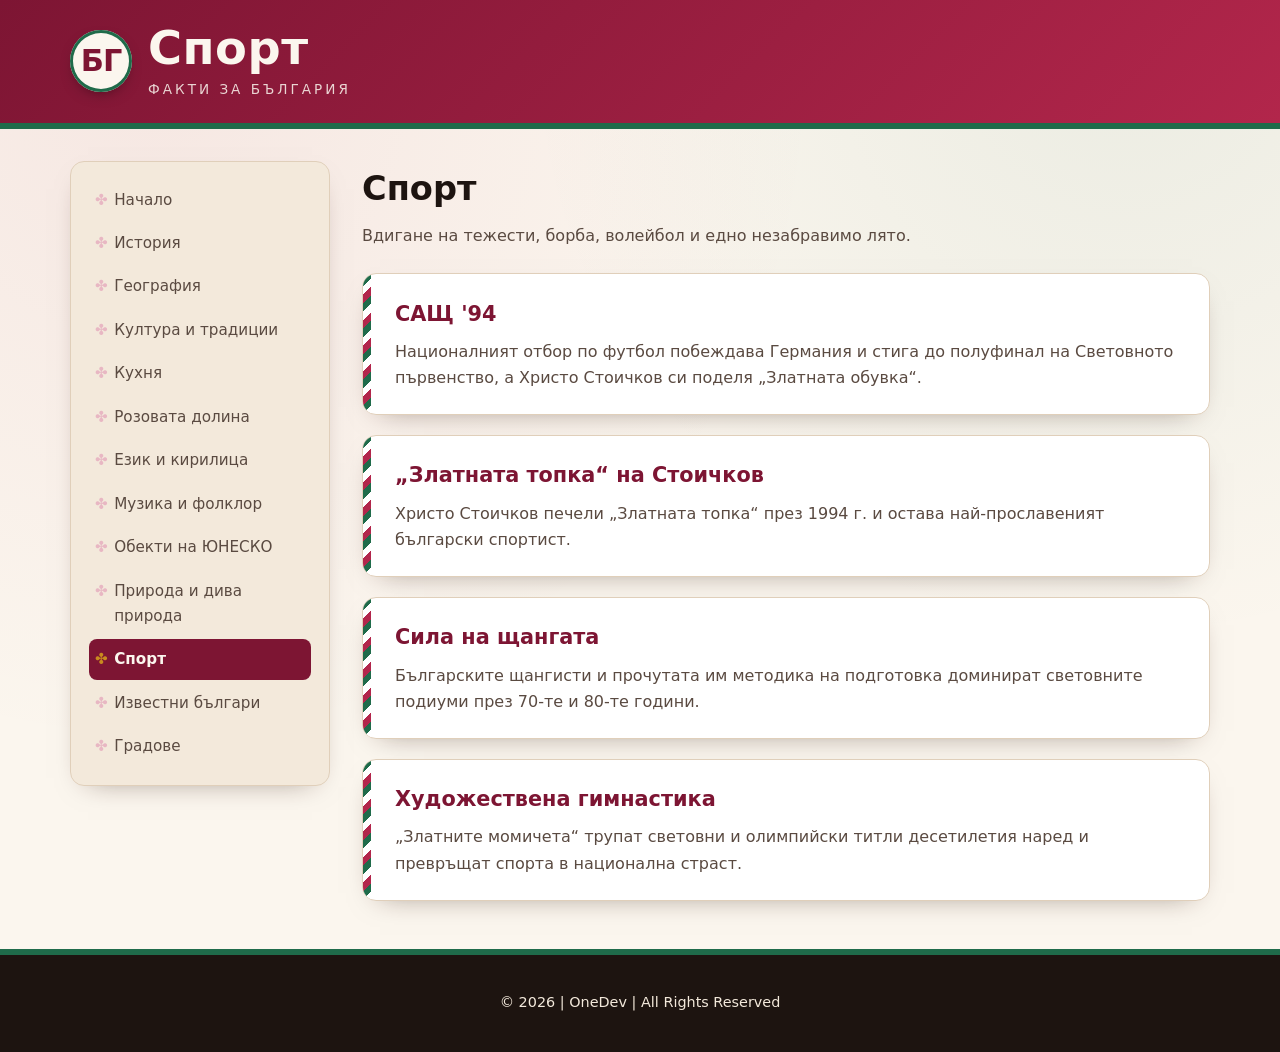
<file: public/bg/sports.html>
<!DOCTYPE html>
<html lang="bg">
<head>
  <meta charset="utf-8" />
  <meta name="viewport" content="width=device-width, initial-scale=1" />
  <title>Спорт | България — факти</title>
  <meta name="description" content="Вдигане на тежести, борба, волейбол и едно незабравимо лято." />
  <link rel="preconnect" href="https://fonts.googleapis.com" />
  <link rel="preconnect" href="https://fonts.gstatic.com" crossorigin />
  <link rel="stylesheet" href="https://fonts.googleapis.com/css2?family=Playfair+Display:wght@600;700&display=swap" />
  <link rel="stylesheet" href="styles.css" />
</head>
<body data-page="sports">
  <header class="site-header">
    <div class="header-inner">
      <div class="logo" aria-hidden="true">БГ</div>
      <div>
        <h1>Спорт</h1>
        <p class="tagline">Факти за България</p>
      </div>
    </div>
  </header>
  <div class="layout">
    <nav class="menu" aria-label="Теми">
      <ul><li><a href="index.html">Начало</a></li><li><a href="history.html">История</a></li><li><a href="geography.html">География</a></li><li><a href="culture.html">Култура и традиции</a></li><li><a href="cuisine.html">Кухня</a></li><li><a href="rose-valley.html">Розовата долина</a></li><li><a href="language.html">Език и кирилица</a></li><li><a href="music.html">Музика и фолклор</a></li><li><a href="unesco.html">Обекти на ЮНЕСКО</a></li><li><a href="nature.html">Природа и дива природа</a></li><li><a href="sports.html" aria-current="page">Спорт</a></li><li><a href="famous-bulgarians.html">Известни българи</a></li><li><a href="cities.html">Градове</a></li></ul>
    </nav>
    <main class="main">
      <h2 class="page-title">Спорт</h2>
      <p class="page-lead">Вдигане на тежести, борба, волейбол и едно незабравимо лято.</p>
      <div class="cards">
        <article class="card"><h3>САЩ '94</h3><p>Националният отбор по футбол побеждава Германия и стига до полуфинал на Световното първенство, а Христо Стоичков си поделя „Златната обувка“.</p></article>
        <article class="card"><h3>„Златната топка“ на Стоичков</h3><p>Христо Стоичков печели „Златната топка“ през 1994 г. и остава най-прославеният български спортист.</p></article>
        <article class="card"><h3>Сила на щангата</h3><p>Българските щангисти и прочутата им методика на подготовка доминират световните подиуми през 70-те и 80-те години.</p></article>
        <article class="card"><h3>Художествена гимнастика</h3><p>„Златните момичета“ трупат световни и олимпийски титли десетилетия наред и превръщат спорта в национална страст.</p></article>
      </div>
    </main>
  </div>
  <footer class="site-footer">
    <p>© 2026 | OneDev | All Rights Reserved</p>
  </footer>
</body>
</html>
</file>
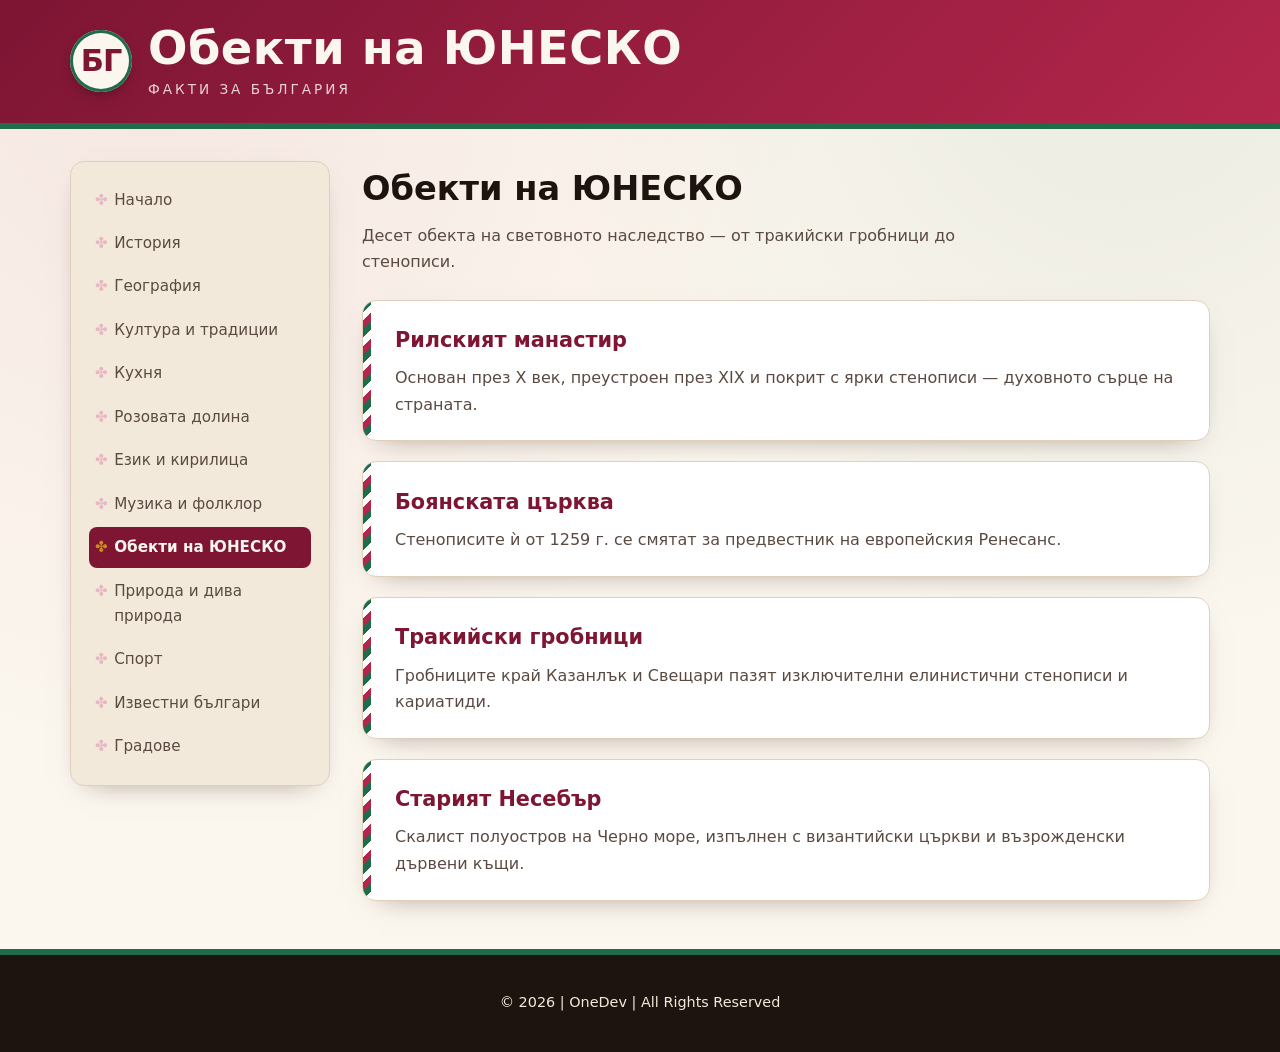
<file: public/bg/unesco.html>
<!DOCTYPE html>
<html lang="bg">
<head>
  <meta charset="utf-8" />
  <meta name="viewport" content="width=device-width, initial-scale=1" />
  <title>Обекти на ЮНЕСКО | България — факти</title>
  <meta name="description" content="Десет обекта на световното наследство — от тракийски гробници до стенописи." />
  <link rel="preconnect" href="https://fonts.googleapis.com" />
  <link rel="preconnect" href="https://fonts.gstatic.com" crossorigin />
  <link rel="stylesheet" href="https://fonts.googleapis.com/css2?family=Playfair+Display:wght@600;700&display=swap" />
  <link rel="stylesheet" href="styles.css" />
</head>
<body data-page="unesco">
  <header class="site-header">
    <div class="header-inner">
      <div class="logo" aria-hidden="true">БГ</div>
      <div>
        <h1>Обекти на ЮНЕСКО</h1>
        <p class="tagline">Факти за България</p>
      </div>
    </div>
  </header>
  <div class="layout">
    <nav class="menu" aria-label="Теми">
      <ul><li><a href="index.html">Начало</a></li><li><a href="history.html">История</a></li><li><a href="geography.html">География</a></li><li><a href="culture.html">Култура и традиции</a></li><li><a href="cuisine.html">Кухня</a></li><li><a href="rose-valley.html">Розовата долина</a></li><li><a href="language.html">Език и кирилица</a></li><li><a href="music.html">Музика и фолклор</a></li><li><a href="unesco.html" aria-current="page">Обекти на ЮНЕСКО</a></li><li><a href="nature.html">Природа и дива природа</a></li><li><a href="sports.html">Спорт</a></li><li><a href="famous-bulgarians.html">Известни българи</a></li><li><a href="cities.html">Градове</a></li></ul>
    </nav>
    <main class="main">
      <h2 class="page-title">Обекти на ЮНЕСКО</h2>
      <p class="page-lead">Десет обекта на световното наследство — от тракийски гробници до стенописи.</p>
      <div class="cards">
        <article class="card"><h3>Рилският манастир</h3><p>Основан през X век, преустроен през XIX и покрит с ярки стенописи — духовното сърце на страната.</p></article>
        <article class="card"><h3>Боянската църква</h3><p>Стенописите ѝ от 1259 г. се смятат за предвестник на европейския Ренесанс.</p></article>
        <article class="card"><h3>Тракийски гробници</h3><p>Гробниците край Казанлък и Свещари пазят изключителни елинистични стенописи и кариатиди.</p></article>
        <article class="card"><h3>Старият Несебър</h3><p>Скалист полуостров на Черно море, изпълнен с византийски църкви и възрожденски дървени къщи.</p></article>
      </div>
    </main>
  </div>
  <footer class="site-footer">
    <p>© 2026 | OneDev | All Rights Reserved</p>
  </footer>
</body>
</html>
</file>
<file: public/bg/styles.css>
/* Bulgaria facts — design system */
:root {
  --ink: #1d1410;
  --ink-soft: #5a4a41;
  --paper: #fbf6ee;
  --paper-2: #f3e9db;
  --rose: #b2264b;
  --rose-deep: #7d1533;
  --rose-soft: #e8b7c3;
  --green: #1f6b4a;
  --gold: #c98b1f;
  --line: #e0cfba;
  --radius: 14px;
  --shadow: 0 10px 28px -18px rgba(45, 20, 10, 0.55);
  --font-display: "Segoe UI", system-ui, -apple-system, Arial, sans-serif;
  --font-body: "Segoe UI", system-ui, -apple-system, Arial, sans-serif;
}

* { box-sizing: border-box; }

html { scroll-behavior: smooth; }

body {
  margin: 0;
  font-family: var(--font-body);
  color: var(--ink);
  background-color: var(--paper);
  background-image:
    radial-gradient(circle at 12% 8%, rgba(178, 38, 75, 0.07), transparent 45%),
    radial-gradient(circle at 88% 4%, rgba(31, 107, 74, 0.07), transparent 40%);
  line-height: 1.65;
}

/* ---------- Header ---------- */
.site-header {
  background: linear-gradient(135deg, var(--rose-deep), var(--rose));
  color: var(--paper);
  position: relative;
  border-bottom: 6px solid var(--green);
}

/*.site-header::after {
  content: "";
  display: block;
  height: 10px;
  background-image: repeating-linear-gradient(
    135deg,
    #ffffff 0 8px,
    var(--green) 8px 16px,
    var(--rose) 16px 24px
  );
  opacity: 0.9;
}*/

.header-inner {
  max-width: 1180px;
  margin: 0 auto;
  padding: 1.4rem 1.25rem;
  display: grid;
  grid-template-columns: auto minmax(0, 1fr);
  align-items: center;
  gap: 1rem;
}

.logo {
  width: 62px;
  height: 62px;
  flex-shrink: 0;
  display: grid;
  place-items: center;
  border-radius: 50%;
  background: var(--paper);
  color: var(--rose-deep);
  font-family: var(--font-display);
  font-size: 1.9rem;
  font-weight: 700;
  letter-spacing: -1px;
  box-shadow: inset 0 0 0 3px var(--green), 0 6px 16px -8px rgba(0, 0, 0, 0.6);
}

.site-header h1 {
  margin: 0;
  font-family: var(--font-display);
  font-size: clamp(1.7rem, 5vw, 2.9rem);
  font-weight: 700;
  letter-spacing: 0.5px;
  line-height: 1.15;
}

.site-header .tagline {
  margin: 0.15rem 0 0;
  font-size: 0.85rem;
  letter-spacing: 0.22em;
  text-transform: uppercase;
  opacity: 0.85;
}

/* ---------- Layout ---------- */
.layout {
  max-width: 1180px;
  margin: 0 auto;
  padding: 2rem 1.25rem 3rem;
  display: grid;
  grid-template-columns: 260px minmax(0, 1fr);
  gap: 2rem;
  align-items: start;
}

/* ---------- Menu ---------- */
.menu {
  background: var(--paper-2);
  border: 1px solid var(--line);
  border-radius: var(--radius);
  padding: 1.1rem;
  box-shadow: var(--shadow);
  position: sticky;
  top: 1rem;
}

.menu ul {
  list-style: none;
  margin: 0;
  padding: 0;
  display: grid;
  gap: 0.15rem;
}

.menu a {
  display: block;
  padding: 0.5rem 0.6rem 0.5rem 1.6rem;
  border-radius: 8px;
  color: var(--ink-soft);
  text-decoration: none;
  font-size: 0.95rem;
  position: relative;
  transition: background 0.18s ease, color 0.18s ease, transform 0.18s ease;
}

.menu a::before {
  content: "✤";
  position: absolute;
  left: 0.4rem;
  color: var(--rose-soft);
  transition: color 0.18s ease;
}

.menu a:hover {
  background: rgba(178, 38, 75, 0.09);
  color: var(--rose-deep);
  transform: translateX(3px);
}

.menu a:hover::before,
.menu a[aria-current="page"]::before { color: var(--rose); }

.menu a[aria-current="page"] {
  background: var(--rose-deep);
  color: var(--paper);
  font-weight: 600;
}

.menu a[aria-current="page"]::before { color: var(--gold); }

/* ---------- Main ---------- */
.main { min-width: 0; }

.intro {
  background: #fff;
  border: 1px solid var(--line);
  border-left: 6px solid var(--rose);
  border-radius: var(--radius);
  padding: 1.5rem 1.6rem;
  box-shadow: var(--shadow);
}

.intro h2 {
  margin: 0 0 0.75rem;
  font-family: var(--font-display);
  font-size: 1.6rem;
  text-align: center;
  color: var(--rose-deep);
}

.facts {
  list-style: none;
  margin: 0;
  padding: 0;
  display: grid;
  gap: 0.9rem;
}

.facts > li {
  position: relative;
  padding-left: 2.4rem;
  font-size: 1.05rem;
}

.facts > li::before {
  content: "❀";
  position: absolute;
  left: 0;
  top: -0.1rem;
  font-size: 1.4rem;
  line-height: 1.3;
  color: var(--rose);
}

.facts > li:nth-child(2)::before { content: "✥"; color: var(--green); }
.facts > li:nth-child(3)::before { content: "❈"; color: var(--gold); }

.sub-list li {
  position: relative;
  padding-left: 1.05rem;
  font-size: 1.05rem;
}

/* ---------- Cards ---------- */
.cards {
  display: grid;
  gap: 1.25rem;
  margin-top: 1.5rem;
}

.card {
  width: 100%;
  background: #fff;
  border: 1px solid var(--line);
  border-radius: var(--radius);
  padding: 1.4rem 1.5rem;
  box-shadow: var(--shadow);
  position: relative;
  overflow: hidden;
}

.card::before {
  content: "";
  position: absolute;
  inset: 0 auto 0 0;
  width: 8px;
  background-image: repeating-linear-gradient(
    -45deg,
    #ffffff 0 6px,
    var(--green) 6px 12px,
    var(--rose) 12px 18px
  );
}

.card h3 {
  margin: 0 0 0.5rem;
  font-family: var(--font-display);
  font-size: 1.3rem;
  color: var(--rose-deep);
  padding-left: 0.5rem;
}

.card p {
  margin: 0;
  padding-left: 0.5rem;
  color: var(--ink-soft);
}

.page-title {
  margin: 0 0 0.4rem;
  font-family: var(--font-display);
  font-size: clamp(1.5rem, 4vw, 2.1rem);
}

.page-lead {
  margin: 0 0 0.5rem;
  color: var(--ink-soft);
  max-width: 62ch;
}

/* ---------- Footer ---------- */
.site-footer {
  background: var(--ink);
  color: var(--paper-2);
  text-align: center;
  padding: 1.4rem 1rem;
  font-size: 0.9rem;
  border-top: 6px solid var(--green);
}

.site-footer span { color: var(--gold); }

/* ---------- Responsive ---------- */
@media (max-width: 860px) {
  .layout {
    grid-template-columns: minmax(0, 1fr);
    gap: 1.25rem;
  }
  .menu {
    order: -1; /* menu before main on small screens */
    position: static;
  }
  .menu ul {
    grid-template-columns: repeat(auto-fill, minmax(150px, 1fr));
  }
  .header-inner { padding: 1.1rem; }
}
</file>
